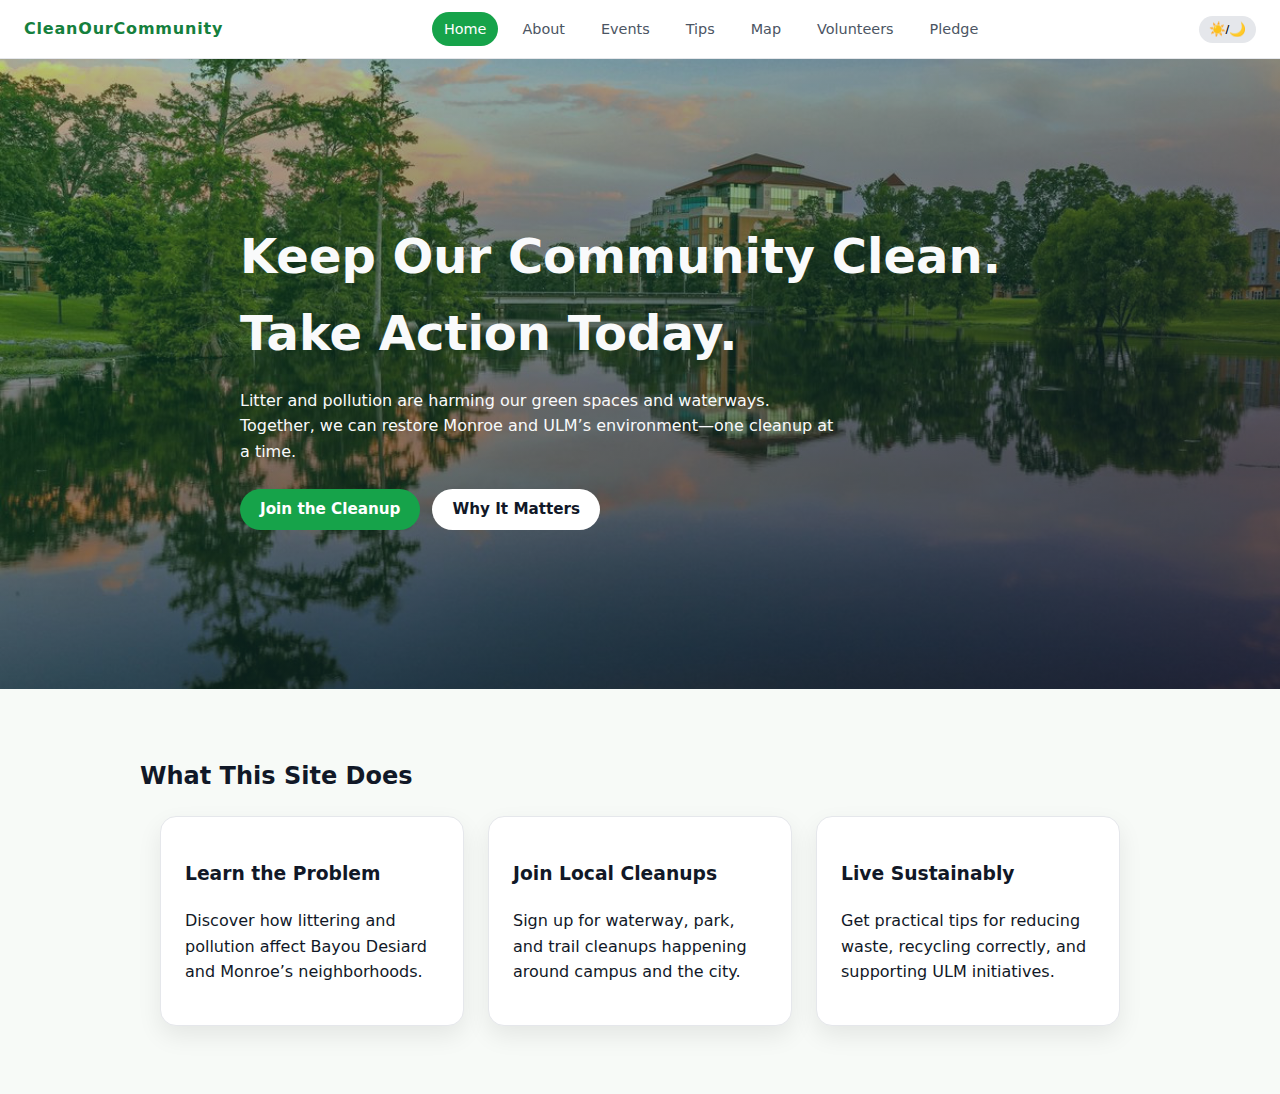
<file: index.html>
<!DOCTYPE html>
<html lang="en">
<head>
  <meta charset="UTF-8" />
  <title>Clean Our Community | Home</title>
  <meta name="viewport" content="width=device-width, initial-scale=1.0" />
  <link rel="stylesheet" href="css/style.css" />
</head>
<body>
  <header class="site-header">
    <div class="logo">CleanOurCommunity</div>
    <nav class="main-nav">
      <a href="index.html" class="active">Home</a>
      <a href="about.html">About</a>
      <a href="events.html">Events</a>
      <a href="tips.html">Tips</a>
      <a href="map.html">Map</a>
      <a href="volunteers.html">Volunteers</a>
      <a href="contact.html">Pledge</a>
    </nav>
    <button id="themeToggle" class="theme-toggle" aria-label="Toggle theme">
      ☀️/🌙
    </button>
  </header>

  <main>
    <section class="hero">
      <div class="hero-content">
        <h1>Keep Our Community Clean. Take Action Today.</h1>
        <p>
          Litter and pollution are harming our green spaces and waterways.
          Together, we can restore Monroe and ULM’s environment—one cleanup at a time.
        </p>
        <div class="hero-actions">
          <a href="events.html" class="btn primary-btn">Join the Cleanup</a>
          <a href="about.html" class="btn secondary-btn">Why It Matters</a>
        </div>
      </div>
    </section>

    <section class="highlight-section">
      <div class="container">
        <h2>What This Site Does</h2>
        <div class="grid-3">
          <article class="card">
            <h3>Learn the Problem</h3>
            <p>Discover how littering and pollution affect Bayou Desiard and Monroe’s neighborhoods.</p>
          </article>
          <article class="card">
            <h3>Join Local Cleanups</h3>
            <p>Sign up for waterway, park, and trail cleanups happening around campus and the city.</p>
          </article>
          <article class="card">
            <h3>Live Sustainably</h3>
            <p>Get practical tips for reducing waste, recycling correctly, and supporting ULM initiatives.</p>
          </article>
        </div>
      </div>
    </section>
  </main>

  

  <script src="js/main.js"></script>
</body>
</html>
</file>
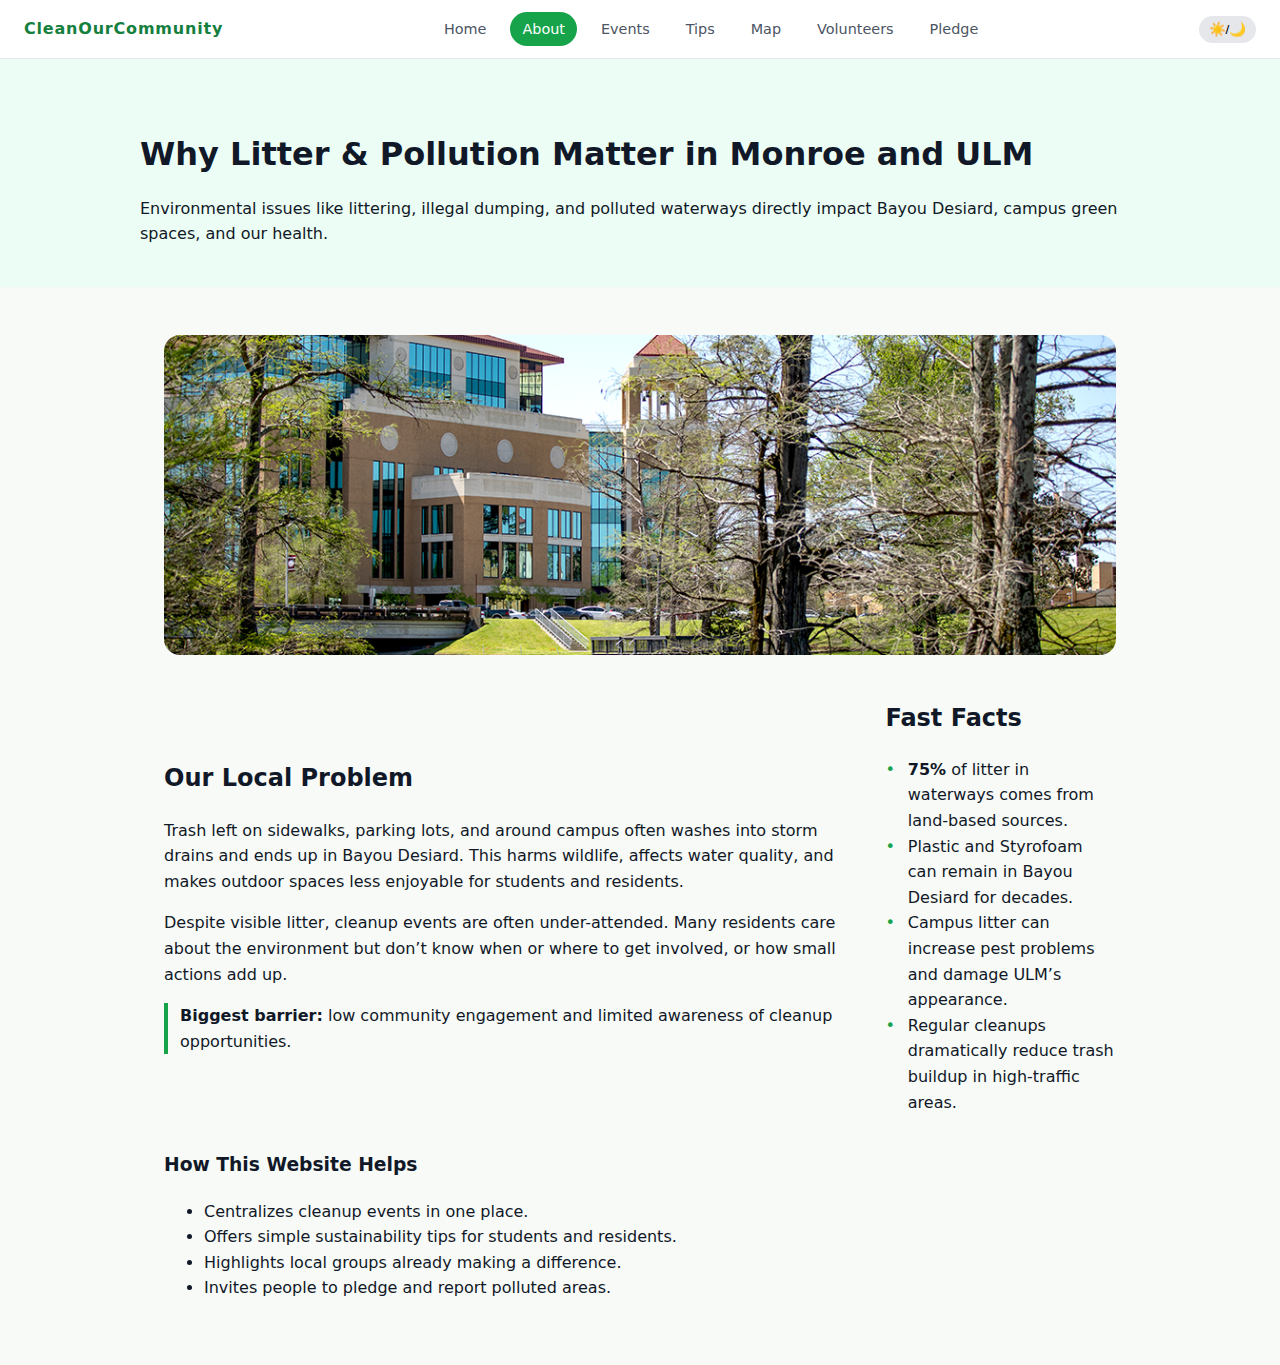
<file: about.html>
<!DOCTYPE html>
<html lang="en">
<head>
  <meta charset="UTF-8" />
  <title>Clean Our Community | About the Problem</title>
  <meta name="viewport" content="width=device-width, initial-scale=1.0" />
  <link rel="stylesheet" href="css/style.css" />
</head>
<body>
  <header class="site-header">
    <div class="logo">CleanOurCommunity</div>
    <nav class="main-nav">
      <a href="index.html">Home</a>
      <a href="about.html" class="active">About</a>
      <a href="events.html">Events</a>
      <a href="tips.html">Tips</a>
      <a href="map.html">Map</a>
      <a href="volunteers.html">Volunteers</a>
      <a href="contact.html">Pledge</a>
    </nav>
    <button id="themeToggle" class="theme-toggle" aria-label="Toggle theme">
      ☀️/🌙
    </button>
  </header>

  <main>
    <section class="page-hero small">
      <div class="container">
        <h1>Why Litter & Pollution Matter in Monroe and ULM</h1>
        <p>
          Environmental issues like littering, illegal dumping, and polluted waterways
          directly impact Bayou Desiard, campus green spaces, and our health.
        </p>
      </div>
    </section>

    <section class="container section">
             <img src="images/la-residency-bayou.png" alt="View of Bayou Desiard on ULM campus" class="responsive-img" />
      <div class="two-column">
        <div class="first_text">
          <h2>Our Local Problem</h2>
          <p>
            Trash left on sidewalks, parking lots, and around campus often washes into
            storm drains and ends up in Bayou Desiard. This harms wildlife, affects
            water quality, and makes outdoor spaces less enjoyable for students and residents.
          </p>
          <p>
            Despite visible litter, cleanup events are often under-attended.
            Many residents care about the environment but don’t know when
            or where to get involved, or how small actions add up.
          </p>
          <p class="callout">
            <strong>Biggest barrier:</strong> low community engagement and limited awareness of cleanup opportunities.
          </p>
          </div>
           
          <div class="second_text">
          <h2>Fast Facts</h2>
          <ul class="fact-list">
            <li><strong>75%</strong> of litter in waterways comes from land-based sources.</li>
            <li>Plastic and Styrofoam can remain in Bayou Desiard for decades.</li>
            <li>Campus litter can increase pest problems and damage ULM’s appearance.</li>
            <li>Regular cleanups dramatically reduce trash buildup in high-traffic areas.</li>
          </ul>
          </div>

          </div>

          

          <h3>How This Website Helps</h3>
          <ul>
            <li>Centralizes cleanup events in one place.</li>
            <li>Offers simple sustainability tips for students and residents.</li>
            <li>Highlights local groups already making a difference.</li>
            <li>Invites people to pledge and report polluted areas.</li>
          </ul>
    </section>
  </main>

  <script src="js/main.js"></script>
</body>
</html>
</file>
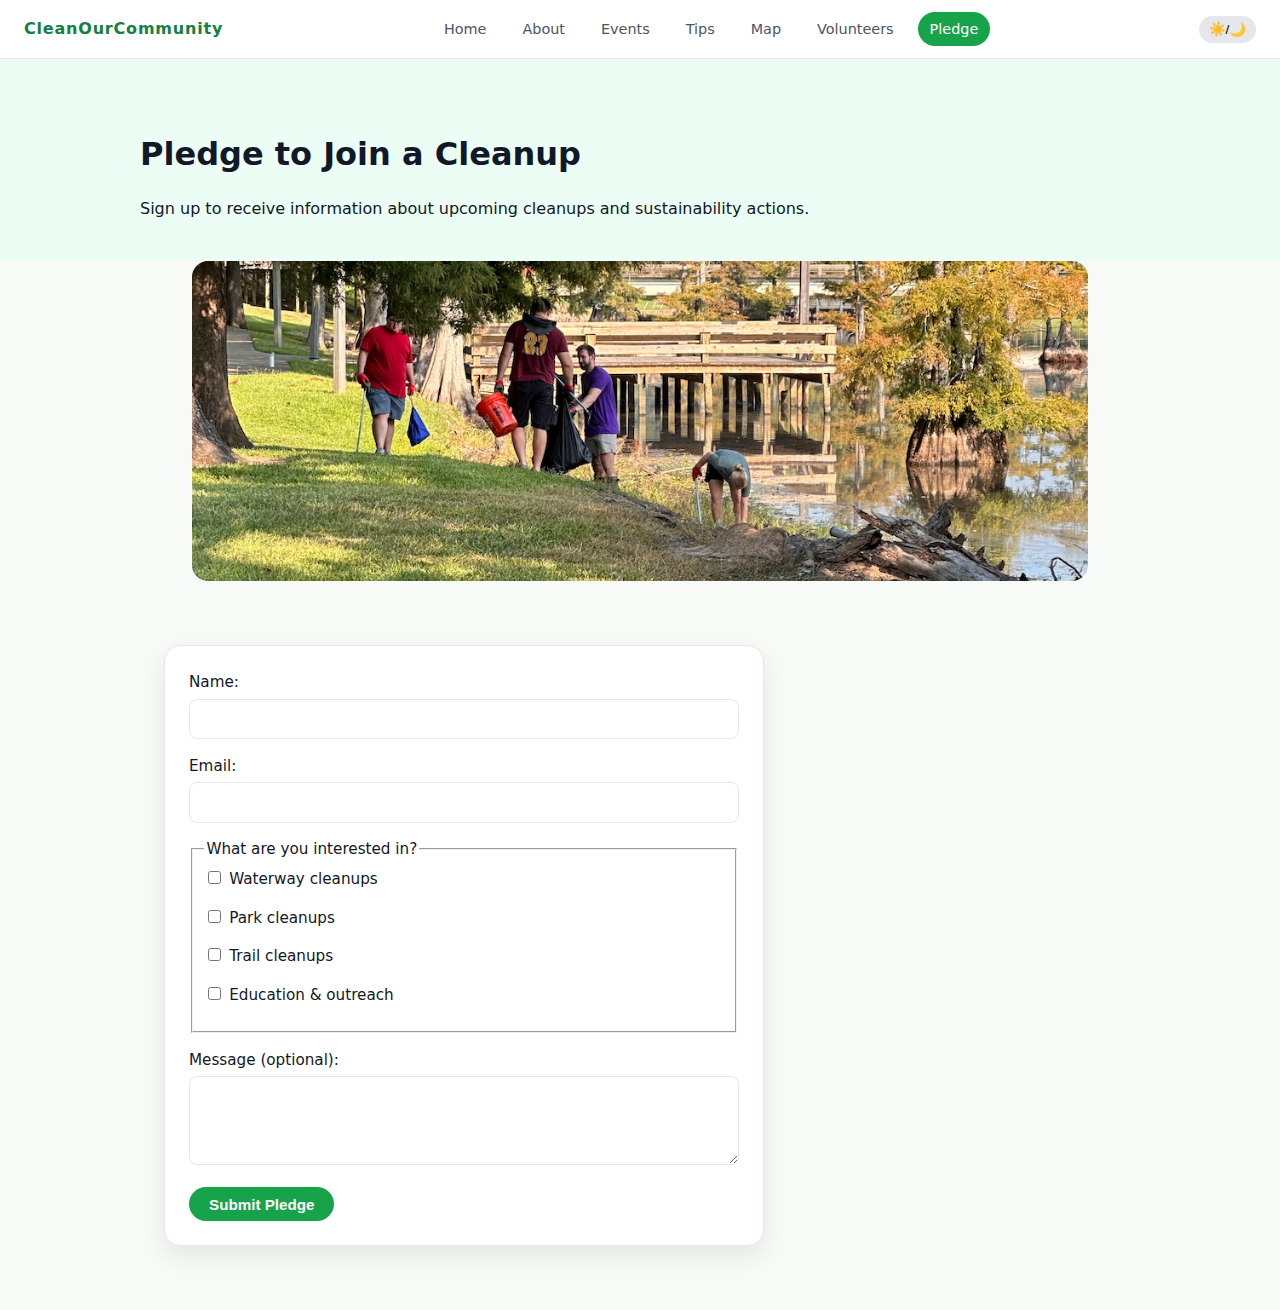
<file: contact.html>
<!DOCTYPE html>
<html lang="en">
<head>
  <meta charset="UTF-8" />
  <title>Clean Our Community | Pledge to Help</title>
  <meta name="viewport" content="width=device-width, initial-scale=1.0" />
  <link rel="stylesheet" href="css/style.css" />
</head>
<body>
  <header class="site-header">
    <div class="logo">CleanOurCommunity</div>
    <nav class="main-nav">
      <a href="index.html">Home</a>
      <a href="about.html">About</a>
      <a href="events.html">Events</a>
      <a href="tips.html">Tips</a>
      <a href="map.html">Map</a>
      <a href="volunteers.html">Volunteers</a>
      <a href="contact.html" class="active">Pledge</a>
    </nav>
    <button id="themeToggle" class="theme-toggle" aria-label="Toggle theme">
      ☀️/🌙
    </button>
  </header>

  <main>
    <section class="page-hero small">
      <div class="container">
        <h1>Pledge to Join a Cleanup</h1>
        <p>Sign up to receive information about upcoming cleanups and sustainability actions.</p>
      </div>
    </section>

    <div class="pledge_img">
        <img src="/images/bayou-cleanup.png" alt="Bayou Cleanup" class="responsive-img" />
    </div>

    <section class="container section">
        <form id="pledgeForm" class="form">
            <label>
            Name:
            <input type="text" id="pledgeName" required />
            </label>

            <label>
            Email:
            <input type="email" id="pledgeEmail" required />
            </label>

            <fieldset>
            <legend>What are you interested in?</legend>
            <label><input type="checkbox" name="interest" value="waterway" /> Waterway cleanups</label>
            <label><input type="checkbox" name="interest" value="park" /> Park cleanups</label>
            <label><input type="checkbox" name="interest" value="trail" /> Trail cleanups</label>
            <label><input type="checkbox" name="interest" value="education" /> Education & outreach</label>
            </fieldset>

            <label>
            Message (optional):
            <textarea id="pledgeMessageInput" rows="3"></textarea>
            </label>

            <button type="submit" class="btn primary-btn">Submit Pledge</button>
        </form>

        <div id="pledgeConfirmation" class="pledge-confirmation" aria-live="polite"></div>
    </section>

    <!-- Simple modal for extra “Wow” factor -->
    <div id="pledgeModal" class="modal" aria-hidden="true">
      <div class="modal-content">
        <button class="modal-close" id="closeModal">&times;</button>
        <h2>Thank You!</h2>
        <p id="modalMessage">
          <!-- JS will insert personalized text here -->
        </p>
      </div>
    </div>
  </main>


  <script src="js/main.js"></script>
</body>
</html>
</file>
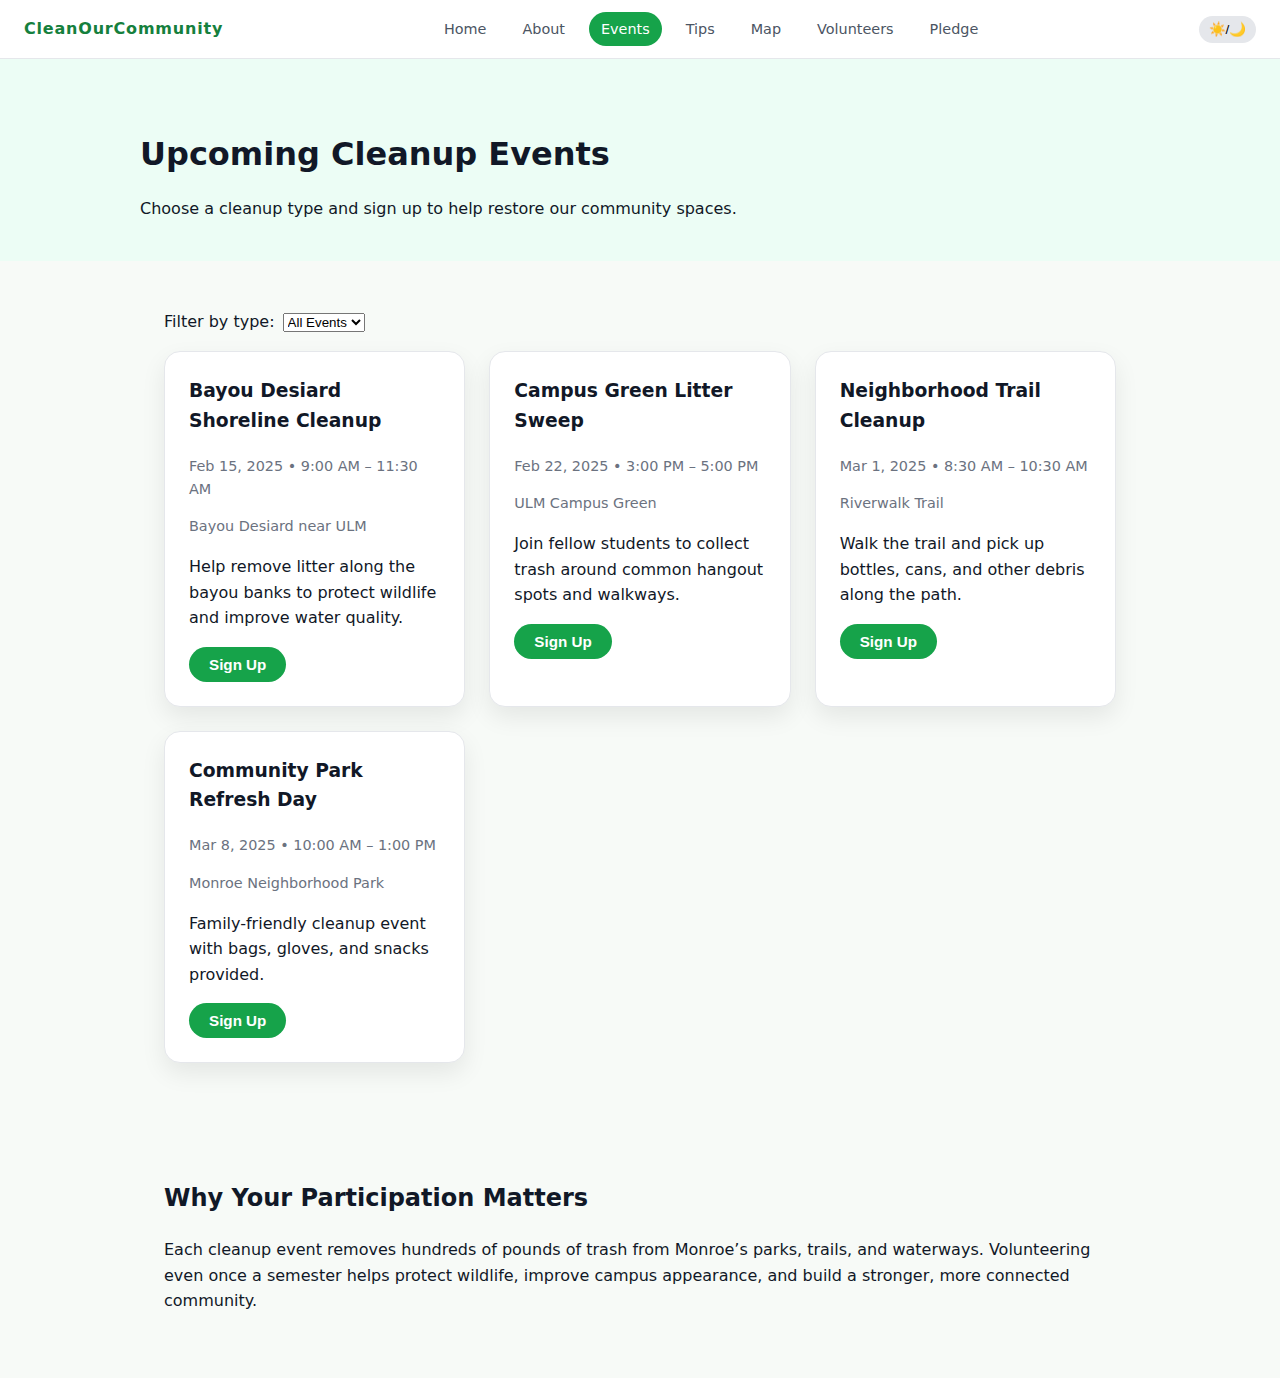
<file: events.html>
<!DOCTYPE html>
<html lang="en">
<head>
  <meta charset="UTF-8" />
  <title>Clean Our Community | Cleanup Events</title>
  <meta name="viewport" content="width=device-width, initial-scale=1.0" />
  <link rel="stylesheet" href="css/style.css" />
</head>
<body>
  <header class="site-header">
    <div class="logo">CleanOurCommunity</div>
    <nav class="main-nav">
      <a href="index.html">Home</a>
      <a href="about.html">About</a>
      <a href="events.html" class="active">Events</a>
      <a href="tips.html">Tips</a>
      <a href="map.html">Map</a>
      <a href="volunteers.html">Volunteers</a>
      <a href="contact.html">Pledge</a>
    </nav>
    <button id="themeToggle" class="theme-toggle" aria-label="Toggle theme">
      ☀️/🌙
    </button>
  </header>

  <main>
    <section class="page-hero small">
      <div class="container">
        <h1>Upcoming Cleanup Events</h1>
        <p>Choose a cleanup type and sign up to help restore our community spaces.</p>
      </div>
    </section>

    <section class="container section">
      <div class="filter-bar">
        <label for="eventFilter">Filter by type:</label>
        <select id="eventFilter">
          <option value="all">All Events</option>
          <option value="waterway">Waterway</option>
          <option value="park">Park</option>
          <option value="trail">Trail</option>
        </select>
      </div>

      <div id="eventsList" class="events-grid">
        <!-- JavaScript will inject event cards here -->
      </div>
    </section>

    <section class="container section">
      <h2>Why Your Participation Matters</h2>
      <p>
        Each cleanup event removes hundreds of pounds of trash from Monroe’s parks,
        trails, and waterways. Volunteering even once a semester helps protect
        wildlife, improve campus appearance, and build a stronger, more connected community.
      </p>
    </section>
  </main>


  <script src="js/main.js"></script>
</body>
</html>
</file>
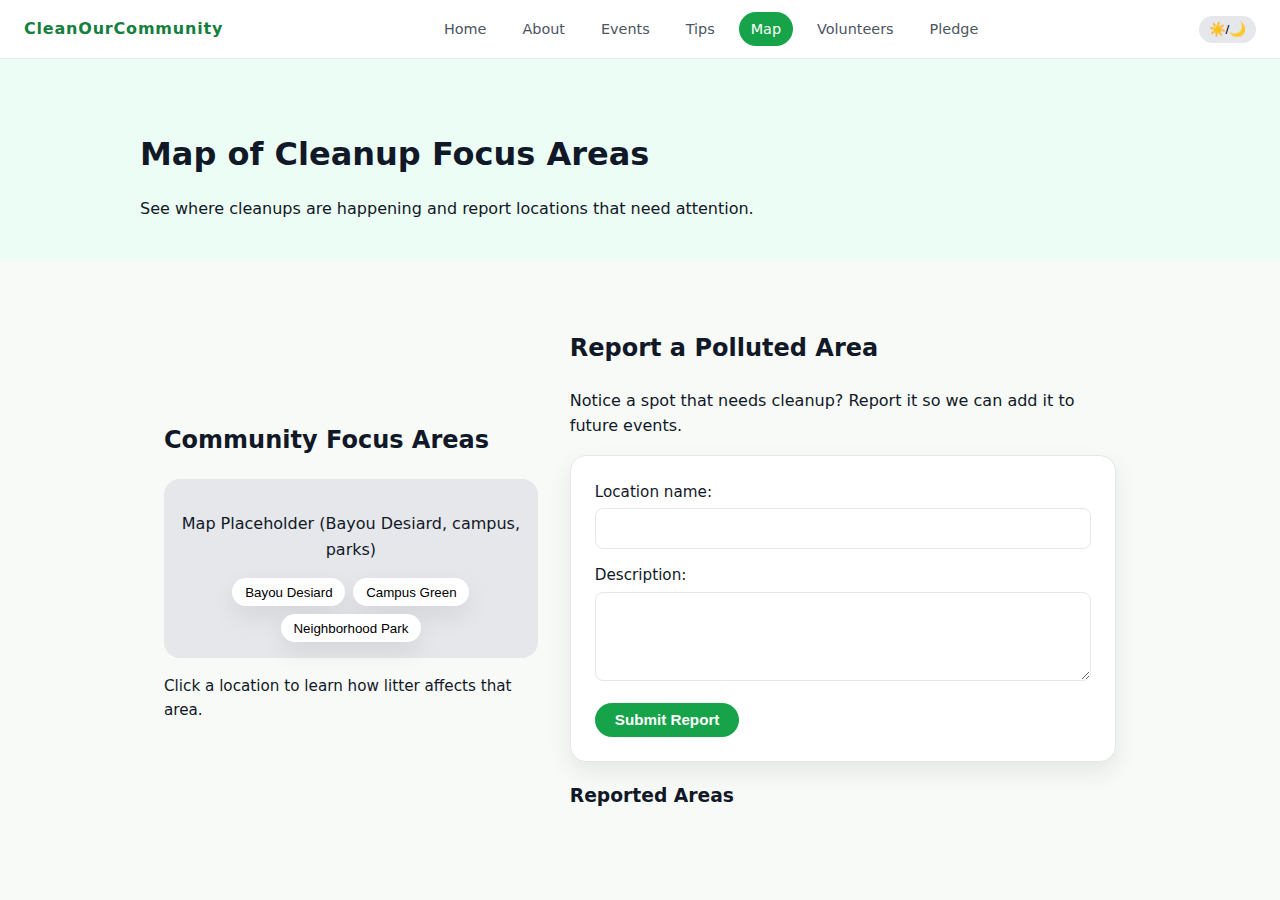
<file: map.html>
<!DOCTYPE html>
<html lang="en">
<head>
  <meta charset="UTF-8" />
  <title>Clean Our Community | Map & Report Areas</title>
  <meta name="viewport" content="width=device-width, initial-scale=1.0" />
  <link rel="stylesheet" href="css/style.css" />
</head>
<body>
  <header class="site-header">
    <div class="logo">CleanOurCommunity</div>
    <nav class="main-nav">
      <a href="index.html">Home</a>
      <a href="about.html">About</a>
      <a href="events.html">Events</a>
      <a href="tips.html">Tips</a>
      <a href="map.html" class="active">Map</a>
      <a href="volunteers.html">Volunteers</a>
      <a href="contact.html">Pledge</a>
    </nav>
    <button id="themeToggle" class="theme-toggle" aria-label="Toggle theme">
      ☀️/🌙
    </button>
  </header>

  <main>
    <section class="page-hero small">
      <div class="container">
        <h1>Map of Cleanup Focus Areas</h1>
        <p>See where cleanups are happening and report locations that need attention.</p>
      </div>
    </section>

    <section class="container section">
      <div class="two-column">
        <div>
          <h2>Community Focus Areas</h2>
          <div class="map-placeholder">
            <!-- Replace this with an actual image if you want -->
            <p>Map Placeholder (Bayou Desiard, campus, parks)</p>
            <div class="map-grid">
              <button class="map-point" data-location="Bayou Desiard">Bayou Desiard</button>
              <button class="map-point" data-location="ULM Campus Green">Campus Green</button>
              <button class="map-point" data-location="Neighborhood Park">Neighborhood Park</button>
            </div>
          </div>
          <p id="mapInfo" class="map-info">
            Click a location to learn how litter affects that area.
          </p>
        </div>

        <div>
          <h2>Report a Polluted Area</h2>
          <p>Notice a spot that needs cleanup? Report it so we can add it to future events.</p>
          <form id="reportForm" class="form">
            <label>
              Location name:
              <input type="text" id="reportLocation" required />
            </label>
            <label>
              Description:
              <textarea id="reportDescription" rows="3" required></textarea>
            </label>
            <button type="submit" class="btn primary-btn">Submit Report</button>
          </form>

          <h3>Reported Areas</h3>
          <ul id="reportedList" class="reported-list">
            <!-- JS will add reported areas here -->
          </ul>
        </div>
      </div>
    </section>
  </main>

  <script src="js/main.js"></script>
</body>
</html>
</file>
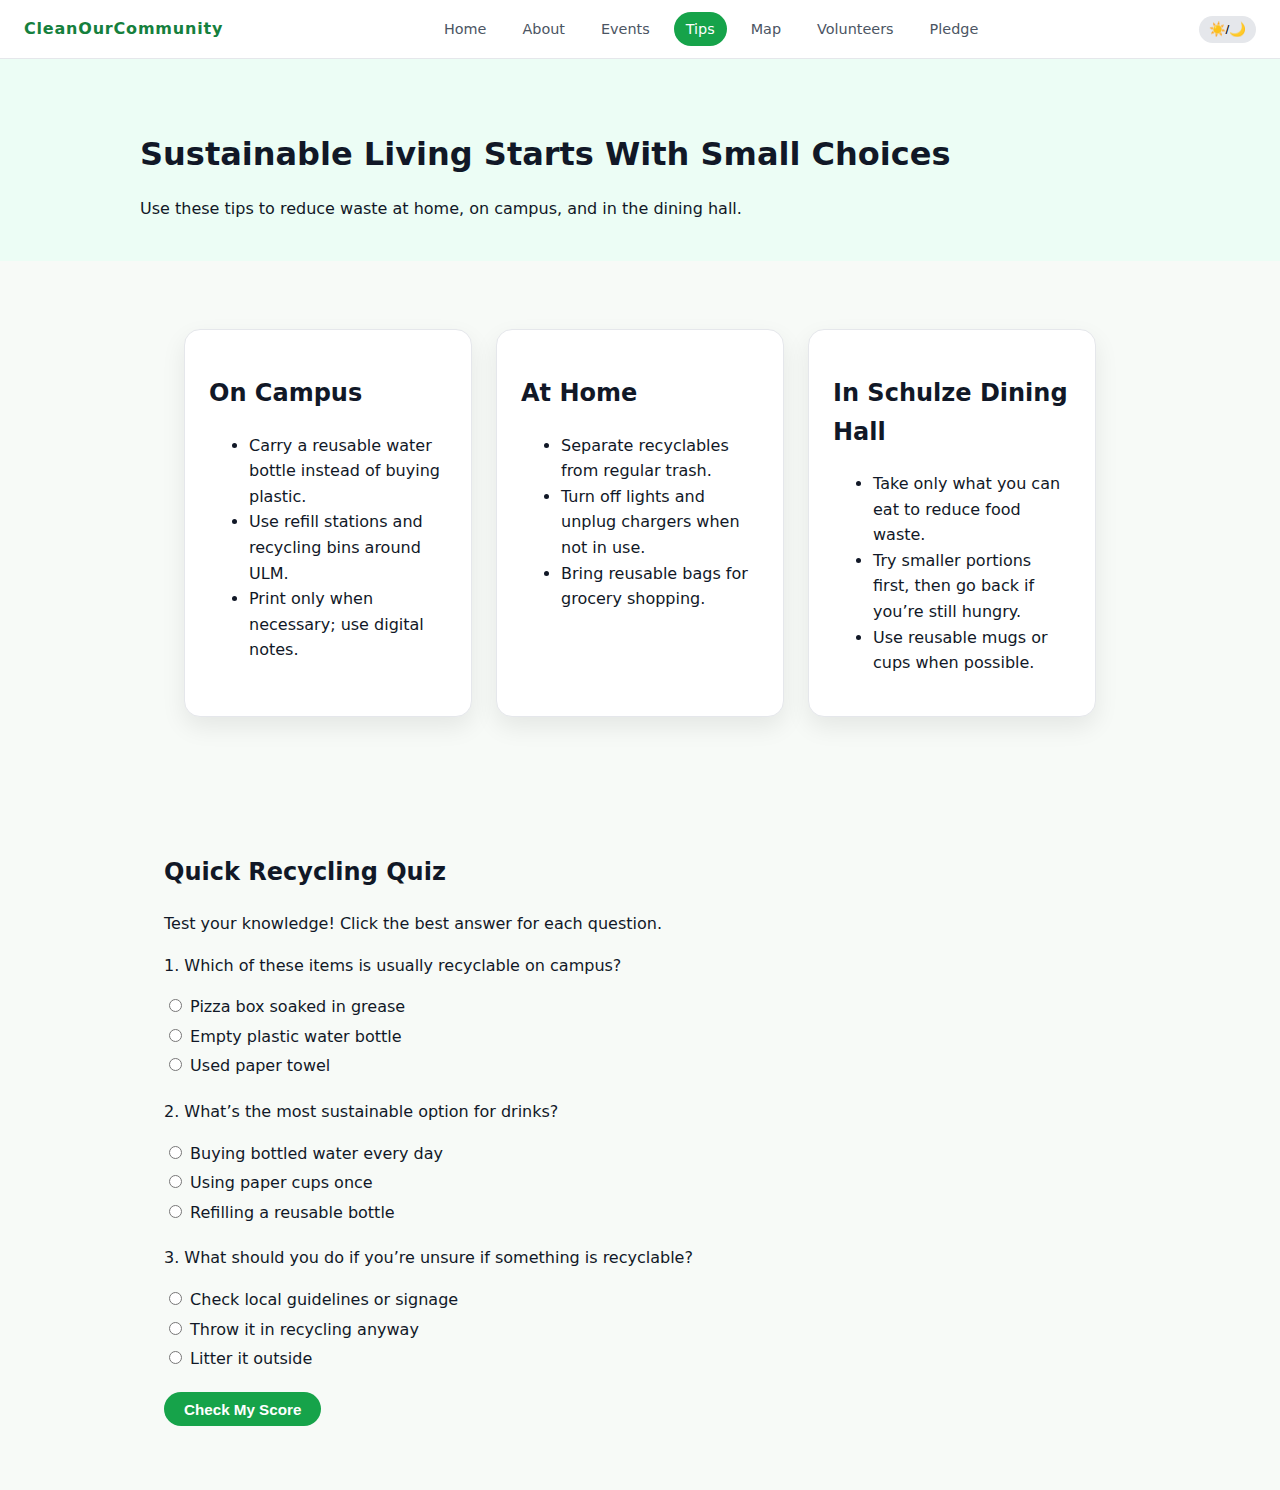
<file: tips.html>
<!DOCTYPE html>
<html lang="en">
<head>
  <meta charset="UTF-8" />
  <title>Clean Our Community | Sustainable Living Tips</title>
  <meta name="viewport" content="width=device-width, initial-scale=1.0" />
  <link rel="stylesheet" href="css/style.css" />
</head>
<body>
  <header class="site-header">
    <div class="logo">CleanOurCommunity</div>
    <nav class="main-nav">
      <a href="index.html">Home</a>
      <a href="about.html">About</a>
      <a href="events.html">Events</a>
      <a href="tips.html" class="active">Tips</a>
      <a href="map.html">Map</a>
      <a href="volunteers.html">Volunteers</a>
      <a href="contact.html">Pledge</a>
    </nav>
    <button id="themeToggle" class="theme-toggle" aria-label="Toggle theme">
      ☀️/🌙
    </button>
  </header>

  <main>
    <section class="page-hero small">
      <div class="container">
        <h1>Sustainable Living Starts With Small Choices</h1>
        <p>Use these tips to reduce waste at home, on campus, and in the dining hall.</p>
      </div>
    </section>

    <section class="container section">
      <div class="grid-3">
        <article class="card">
          <h2>On Campus</h2>
          <ul>
            <li>Carry a reusable water bottle instead of buying plastic.</li>
            <li>Use refill stations and recycling bins around ULM.</li>
            <li>Print only when necessary; use digital notes.</li>
          </ul>
        </article>
        <article class="card">
          <h2>At Home</h2>
          <ul>
            <li>Separate recyclables from regular trash.</li>
            <li>Turn off lights and unplug chargers when not in use.</li>
            <li>Bring reusable bags for grocery shopping.</li>
          </ul>
        </article>
        <article class="card">
          <h2>In Schulze Dining Hall</h2>
          <ul>
            <li>Take only what you can eat to reduce food waste.</li>
            <li>Try smaller portions first, then go back if you’re still hungry.</li>
            <li>Use reusable mugs or cups when possible.</li>
          </ul>
        </article>
      </div>
    </section>

    <section class="container section quiz-section">
      <h2>Quick Recycling Quiz</h2>
      <p>Test your knowledge! Click the best answer for each question.</p>

      <div id="quiz">
        <div class="quiz-question" data-answer="b">
          <p>1. Which of these items is usually recyclable on campus?</p>
          <label><input type="radio" name="q1" value="a" /> Pizza box soaked in grease</label>
          <label><input type="radio" name="q1" value="b" /> Empty plastic water bottle</label>
          <label><input type="radio" name="q1" value="c" /> Used paper towel</label>
        </div>

        <div class="quiz-question" data-answer="c">
          <p>2. What’s the most sustainable option for drinks?</p>
          <label><input type="radio" name="q2" value="a" /> Buying bottled water every day</label>
          <label><input type="radio" name="q2" value="b" /> Using paper cups once</label>
          <label><input type="radio" name="q2" value="c" /> Refilling a reusable bottle</label>
        </div>

        <div class="quiz-question" data-answer="a">
          <p>3. What should you do if you’re unsure if something is recyclable?</p>
          <label><input type="radio" name="q3" value="a" /> Check local guidelines or signage</label>
          <label><input type="radio" name="q3" value="b" /> Throw it in recycling anyway</label>
          <label><input type="radio" name="q3" value="c" /> Litter it outside</label>
        </div>

        <button id="submitQuiz" class="btn primary-btn">Check My Score</button>
        <p id="quizResult" class="quiz-result"></p>
      </div>
    </section>
  </main>

  

  <script src="js/main.js"></script>
</body>
</html>
</file>
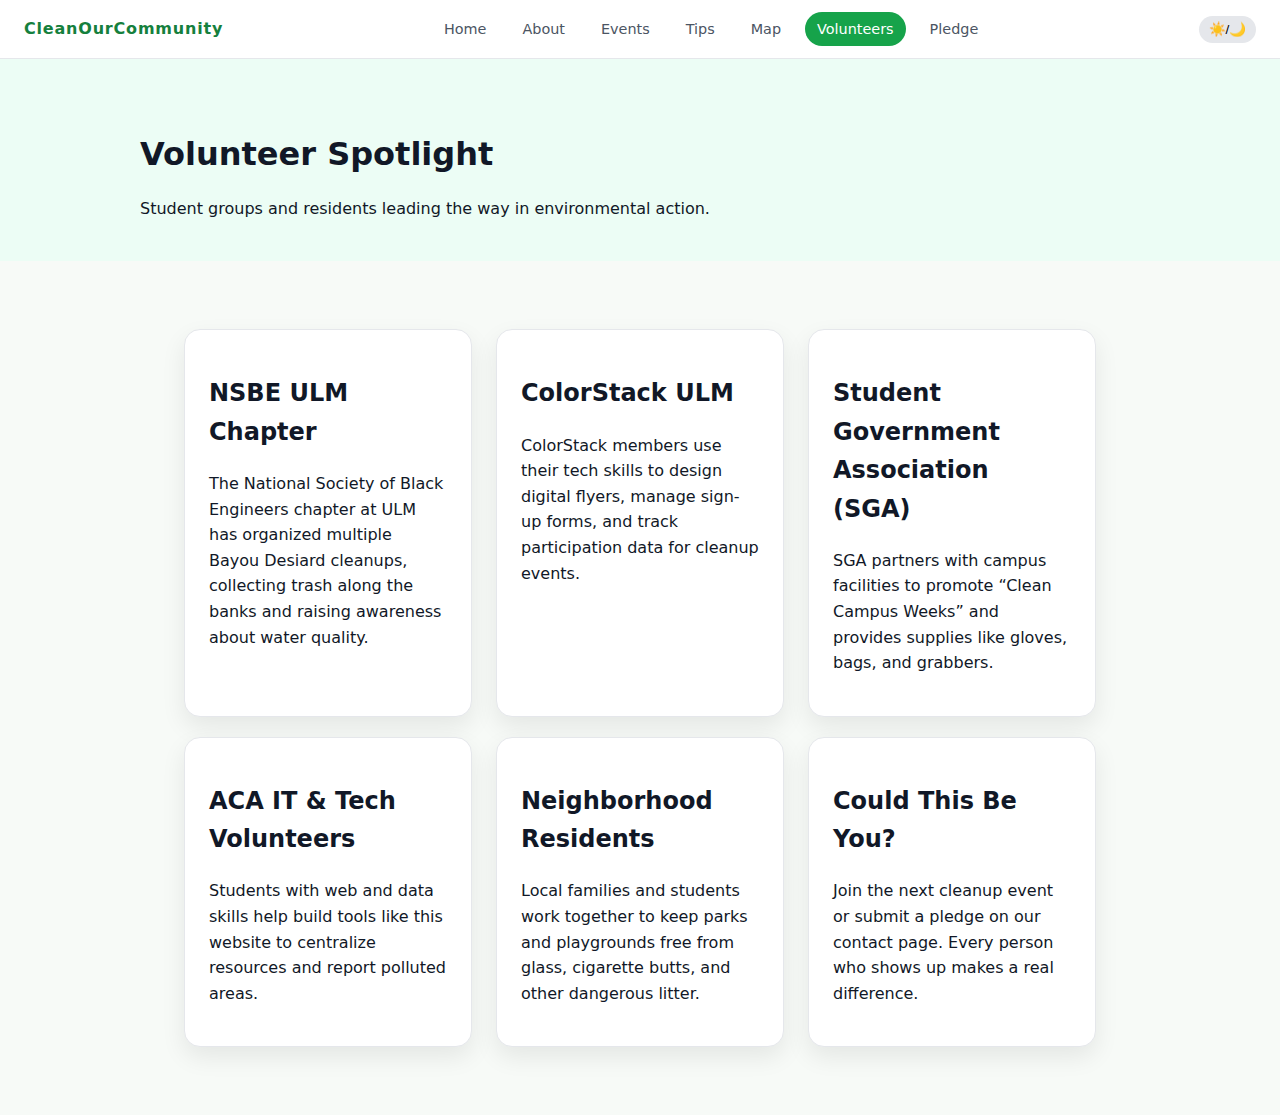
<file: volunteers.html>
<!DOCTYPE html>
<html lang="en">
<head>
  <meta charset="UTF-8" />
  <title>Clean Our Community | Volunteer Spotlight</title>
  <meta name="viewport" content="width=device-width, initial-scale=1.0" />
  <link rel="stylesheet" href="css/style.css" />
</head>
<body>
  <header class="site-header">
    <div class="logo">CleanOurCommunity</div>
    <nav class="main-nav">
      <a href="index.html">Home</a>
      <a href="about.html">About</a>
      <a href="events.html">Events</a>
      <a href="tips.html">Tips</a>
      <a href="map.html">Map</a>
      <a href="volunteers.html" class="active">Volunteers</a>
      <a href="contact.html">Pledge</a>
    </nav>
    <button id="themeToggle" class="theme-toggle" aria-label="Toggle theme">
      ☀️/🌙
    </button>
  </header>

  <main>
    <section class="page-hero small">
      <div class="container">
        <h1>Volunteer Spotlight</h1>
        <p>Student groups and residents leading the way in environmental action.</p>
      </div>
    </section>

    <section class="container section">
      <div class="grid-3">
        <article class="card">
          <h2>NSBE ULM Chapter</h2>
          <p>
            The National Society of Black Engineers chapter at ULM has organized
            multiple Bayou Desiard cleanups, collecting trash along the banks
            and raising awareness about water quality.
          </p>
        </article>

        <article class="card">
          <h2>ColorStack ULM</h2>
          <p>
            ColorStack members use their tech skills to design digital flyers,
            manage sign-up forms, and track participation data for cleanup events.
          </p>
        </article>

        <article class="card">
          <h2>Student Government Association (SGA)</h2>
          <p>
            SGA partners with campus facilities to promote “Clean Campus Weeks”
            and provides supplies like gloves, bags, and grabbers.
          </p>
        </article>
      </div>

      <div class="grid-3">
        <article class="card">
          <h2>ACA IT & Tech Volunteers</h2>
          <p>
            Students with web and data skills help build tools like this website
            to centralize resources and report polluted areas.
          </p>
        </article>

        <article class="card">
          <h2>Neighborhood Residents</h2>
          <p>
            Local families and students work together to keep parks and playgrounds
            free from glass, cigarette butts, and other dangerous litter.
          </p>
        </article>

        <article class="card">
          <h2>Could This Be You?</h2>
          <p>
            Join the next cleanup event or submit a pledge on our contact page.
            Every person who shows up makes a real difference.
          </p>
        </article>
      </div>
    </section>
  </main>


  <script src="js/main.js"></script>
</body>
</html>
</file>
<file: css/style.css>
:root {
  --bg: #f7faf7;
  --bg-dark: #0f172a;
  --text: #111827;
  --text-light: #e5e7eb;
  --primary: #16a34a;
  --primary-dark: #15803d;
  --accent: #22c55e;
  --card-bg: #ffffff;
  --border: #e5e7eb;
  --shadow: 0 10px 25px rgba(0, 0, 0, 0.08);
}

*,
*::before,
*::after {
  box-sizing: border-box;
}

body {
  margin: 0;
  font-family: system-ui, -apple-system, BlinkMacSystemFont, "Segoe UI",
    sans-serif;
  background: var(--bg);
  color: var(--text);
  line-height: 1.6;
}

body.dark-mode {
  background: var(--bg-dark);
  color: var(--text-light);
}

/* Dark mode adjustments for page headers */
body.dark-mode .page-hero.small {
  background: #020617;          /* dark background instead of pale green */
}

body.dark-mode .page-hero.small h1,
body.dark-mode .page-hero.small p {
  color: var(--text-light);      /* make text bright */
}


body.dark-mode .site-header,
body.dark-mode .site-footer {
  background: #020617;
  color: var(--text-light);
}

body.dark-mode .card,
body.dark-mode .form,
body.dark-mode .modal-content {
  background: #020617;
  color: var(--text-light);
  border-color: #1f2937;
}

.site-header {
  display: flex;
  align-items: center;
  justify-content: space-between;
  padding: 0.75rem 1.5rem;
  background: #ffffff;
  border-bottom: 1px solid var(--border);
  position: sticky;
  top: 0;
  z-index: 20;
}

.logo {
  font-weight: 700;
  letter-spacing: 0.05em;
  color: var(--primary-dark);
}

.main-nav {
  display: flex;
  gap: 0.75rem;
  flex-wrap: wrap;
}

.main-nav a {
  text-decoration: none;
  color: #4b5563;
  padding: 0.35rem 0.75rem;
  border-radius: 999px;
  font-size: 0.9rem;
}

.main-nav a.active,
.main-nav a:hover {
  background: var(--primary);
  color: #ffffff;
}

.theme-toggle {
  border: none;
  background: #e5e7eb;
  padding: 0.35rem 0.6rem;
  border-radius: 999px;
  cursor: pointer;
  font-size: 0.85rem;
}

.hero {
  min-height: 70vh;
  display: flex;
  align-items: center;
  justify-content: center;
  padding: 3rem 1.5rem;
  background: linear-gradient(
      to bottom right,
      rgba(22, 163, 74, 0.3),
      rgba(15, 23, 42, 0.7)
    ),
    url("../images/ulm-dawn.jpg") center/cover no-repeat;
  color: #f9fafb;
}

.hero-content {
  max-width: 800px;
  text-align: left;
}

.hero h1 {
  font-size: clamp(2rem, 3vw + 1rem, 3rem);
  margin-bottom: 1rem;
}

.hero p {
  max-width: 600px;
  margin-bottom: 1.5rem;
}

.hero-actions {
  display: flex;
  flex-wrap: wrap;
  gap: 0.75rem;
  margin-bottom: 2rem;
}

.btn {
  display: inline-block;
  padding: 0.55rem 1.25rem;
  border-radius: 999px;
  text-decoration: none;
  font-weight: 600;
  font-size: 0.95rem;
  cursor: pointer;
  border: none;
}

.primary-btn {
  background: var(--primary);
  color: #ffffff;
}

.primary-btn:hover {
  background: var(--primary-dark);
}

.secondary-btn {
  background: #ffffff;
  color: #111827;
}

.stats {
  display: flex;
  flex-wrap: wrap;
  gap: 1.5rem;
}

.stat span {
  display: block;
  font-size: 1.6rem;
  font-weight: 700;
}

.highlight-section {
  padding: 3rem 1.5rem;
}

.container {
  max-width: 1000px;
  margin: 0 auto;
}

.section {
  padding: 3rem 1.5rem;
}

.grid-3 {
  display: grid;
  grid-template-columns: repeat(auto-fit, minmax(220px, 1fr));
  gap: 1.5rem;
  margin: 20px;
}

.responsive-img {
  width: 100%;
  max-height: 320px;
  object-fit: cover;
  border-radius: 1rem;
  margin-bottom: 1rem;
}

.card {
  background: var(--card-bg);
  border-radius: 1rem;
  padding: 1.5rem;
  box-shadow: var(--shadow);
  border: 1px solid var(--border);
}

.page-hero.small {
  padding: 3rem 1.5rem 1.5rem;
  background: #ecfdf5;
}

.page-hero.small h1 {
  margin-bottom: 0.5rem;
}

.pledge_img {
  display: flex;
  justify-content: center;
  align-items: center;
}

.pledge_img img {
  width: 70%;
  object-fit: cover;
  object-position: center 80%;
}

.two-column {
  display: grid;
  grid-template-columns: minmax(0, 1.2fr) minmax(0, 1fr);
  display: flex;
  justify-content: space-between;
  align-items: center;
  gap: 2rem;
}



.fact-list {
  list-style: none;
  padding: 0;
}

.fact-list li {
  padding-left: 1.4rem;
  position: relative;
}

.fact-list li::before {
  content: "•";
  color: var(--primary);
  position: absolute;
  left: 0;
}

.callout {
  border-left: 4px solid var(--primary);
  padding-left: 0.75rem;
  margin-top: 1rem;
}

/* Events */
.filter-bar {
  display: flex;
  align-items: center;
  gap: 0.5rem;
  margin-bottom: 1rem;
}

.events-grid {
  display: grid;
  grid-template-columns: repeat(auto-fit, minmax(260px, 1fr));
  gap: 1.5rem;
}

.event-card h3 {
  margin-top: 0;
}

.event-meta {
  font-size: 0.9rem;
  color: #6b7280;
}

/* Forms */
.form {
  background: var(--card-bg);
  padding: 1.5rem;
  border-radius: 1rem;
  border: 1px solid var(--border);
  box-shadow: var(--shadow);
  max-width: 600px;
}

.form label,
.form fieldset {
  display: block;
  margin-bottom: 0.9rem;
  font-size: 0.95rem;
}

.form input[type="text"],
.form input[type="email"],
.form textarea,
.form select {
  width: 100%;
  padding: 0.45rem 0.6rem;
  margin-top: 0.25rem;
  border-radius: 0.5rem;
  border: 1px solid var(--border);
  font: inherit;
}

.form textarea {
  resize: vertical;
}

/* Quiz */
.quiz-section .quiz-question {
  margin-bottom: 1.25rem;
}

.quiz-question label {
  display: block;
  margin-bottom: 0.25rem;
}

.quiz-result {
  margin-top: 0.75rem;
  font-weight: 600;
}

/* Map section */
.map-placeholder {
  background: #e5e7eb;
  padding: 1rem;
  border-radius: 1rem;
  margin-bottom: 1rem;
  text-align: center;
}

.map-grid {
  margin-top: 0.75rem;
  display: flex;
  flex-wrap: wrap;
  gap: 0.5rem;
  justify-content: center;
}

.map-point {
  border: none;
  padding: 0.4rem 0.8rem;
  border-radius: 999px;
  cursor: pointer;
  background: #ffffff;
  box-shadow: var(--shadow);
}

.map-info {
  font-size: 0.95rem;
}

.reported-list {
  list-style: none;
  padding: 0;
}

.reported-list li {
  padding: 0.4rem 0.6rem;
  border-radius: 0.5rem;
  background: #ecfdf5;
  margin-bottom: 0.4rem;
}

/* Pledge */
.pledge-confirmation {
  margin-top: 1rem;
  font-weight: 600;
}

/* Modal */
.modal {
  position: fixed;
  inset: 0;
  display: none;
  align-items: center;
  justify-content: center;
  background: rgba(15, 23, 42, 0.7);
  z-index: 50;
}

.modal.show {
  display: flex;
}

.modal-content {
  background: var(--card-bg);
  padding: 1.5rem;
  border-radius: 1rem;
  box-shadow: var(--shadow);
  max-width: 400px;
  width: 90%;
  position: relative;
}

.modal-close {
  position: absolute;
  right: 0.5rem;
  top: 0.5rem;
  border: none;
  background: transparent;
  font-size: 1.3rem;
  cursor: pointer;
}

/* Responsive */
@media (max-width: 768px) {
  .two-column {
    grid-template-columns: 1fr;
  }

  .hero {
    text-align: left;
  }

  .stats {
    gap: 1rem;
  }
}
</file>
